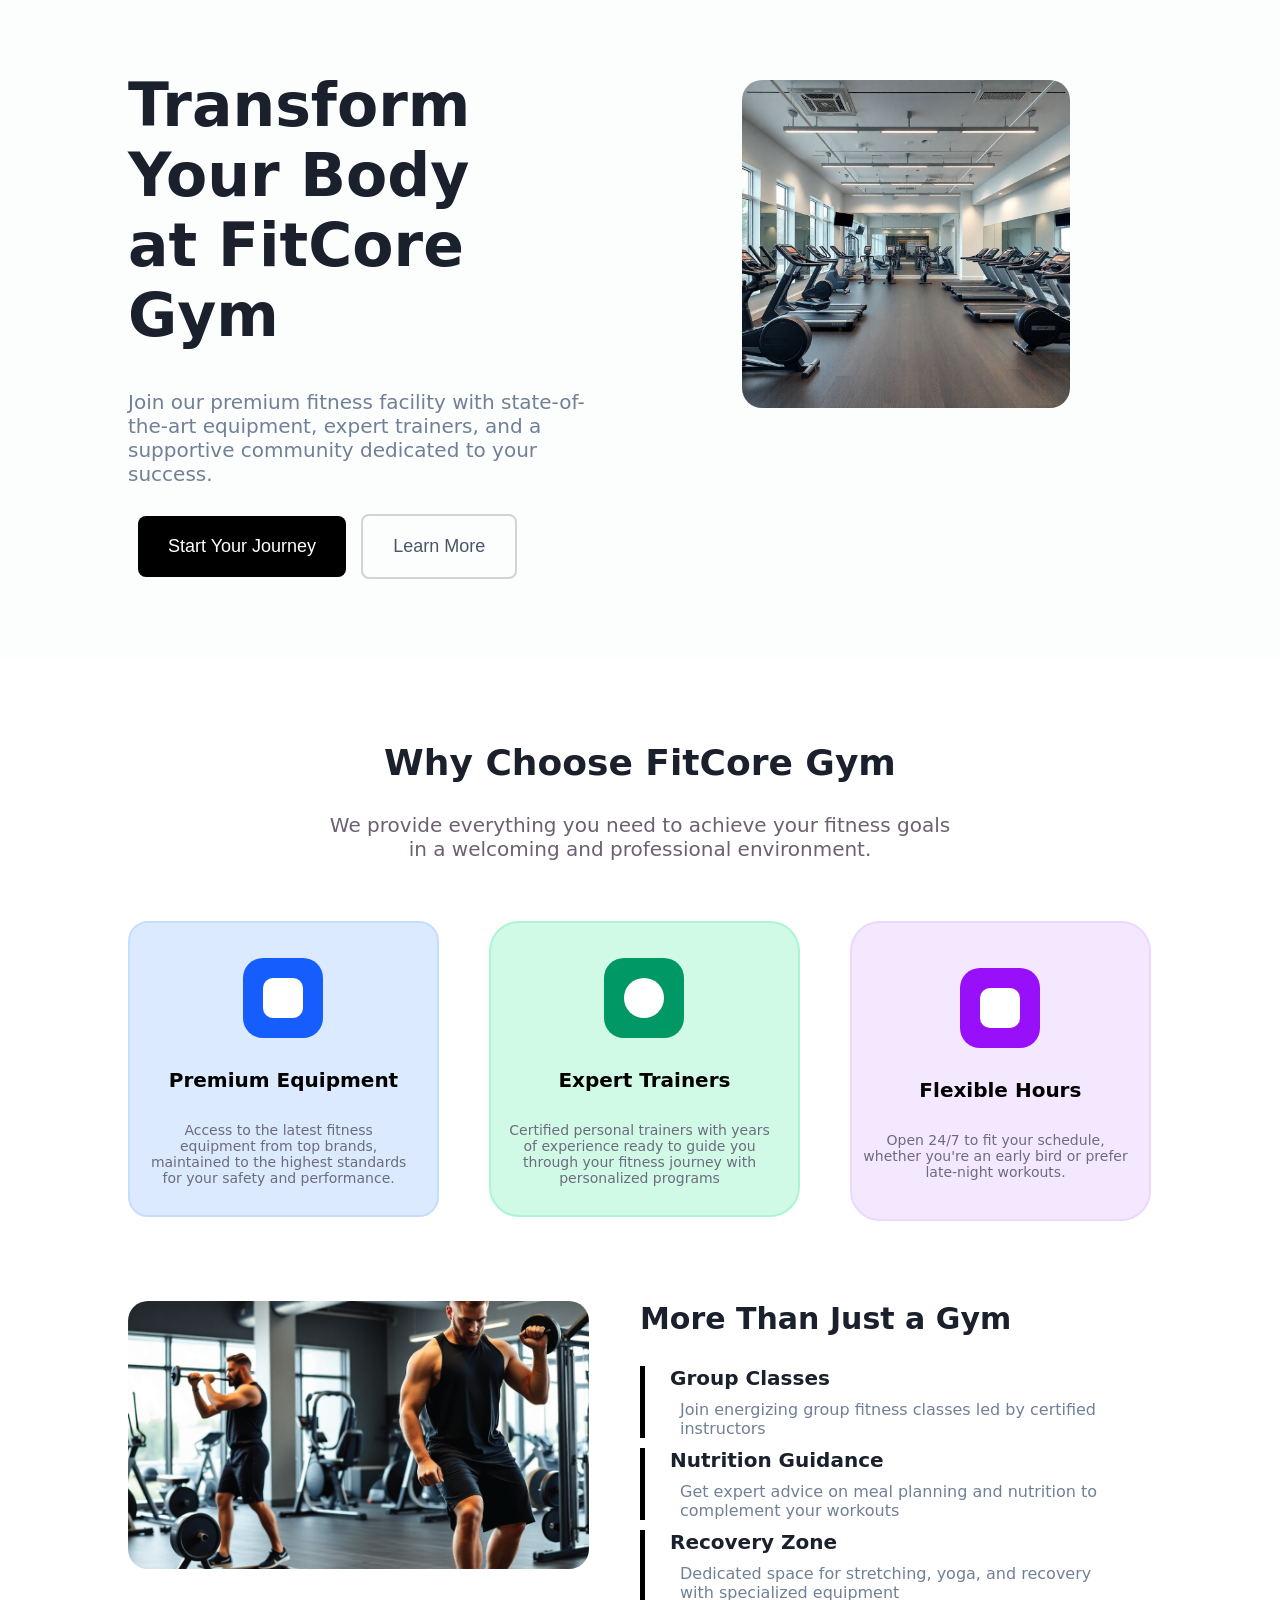
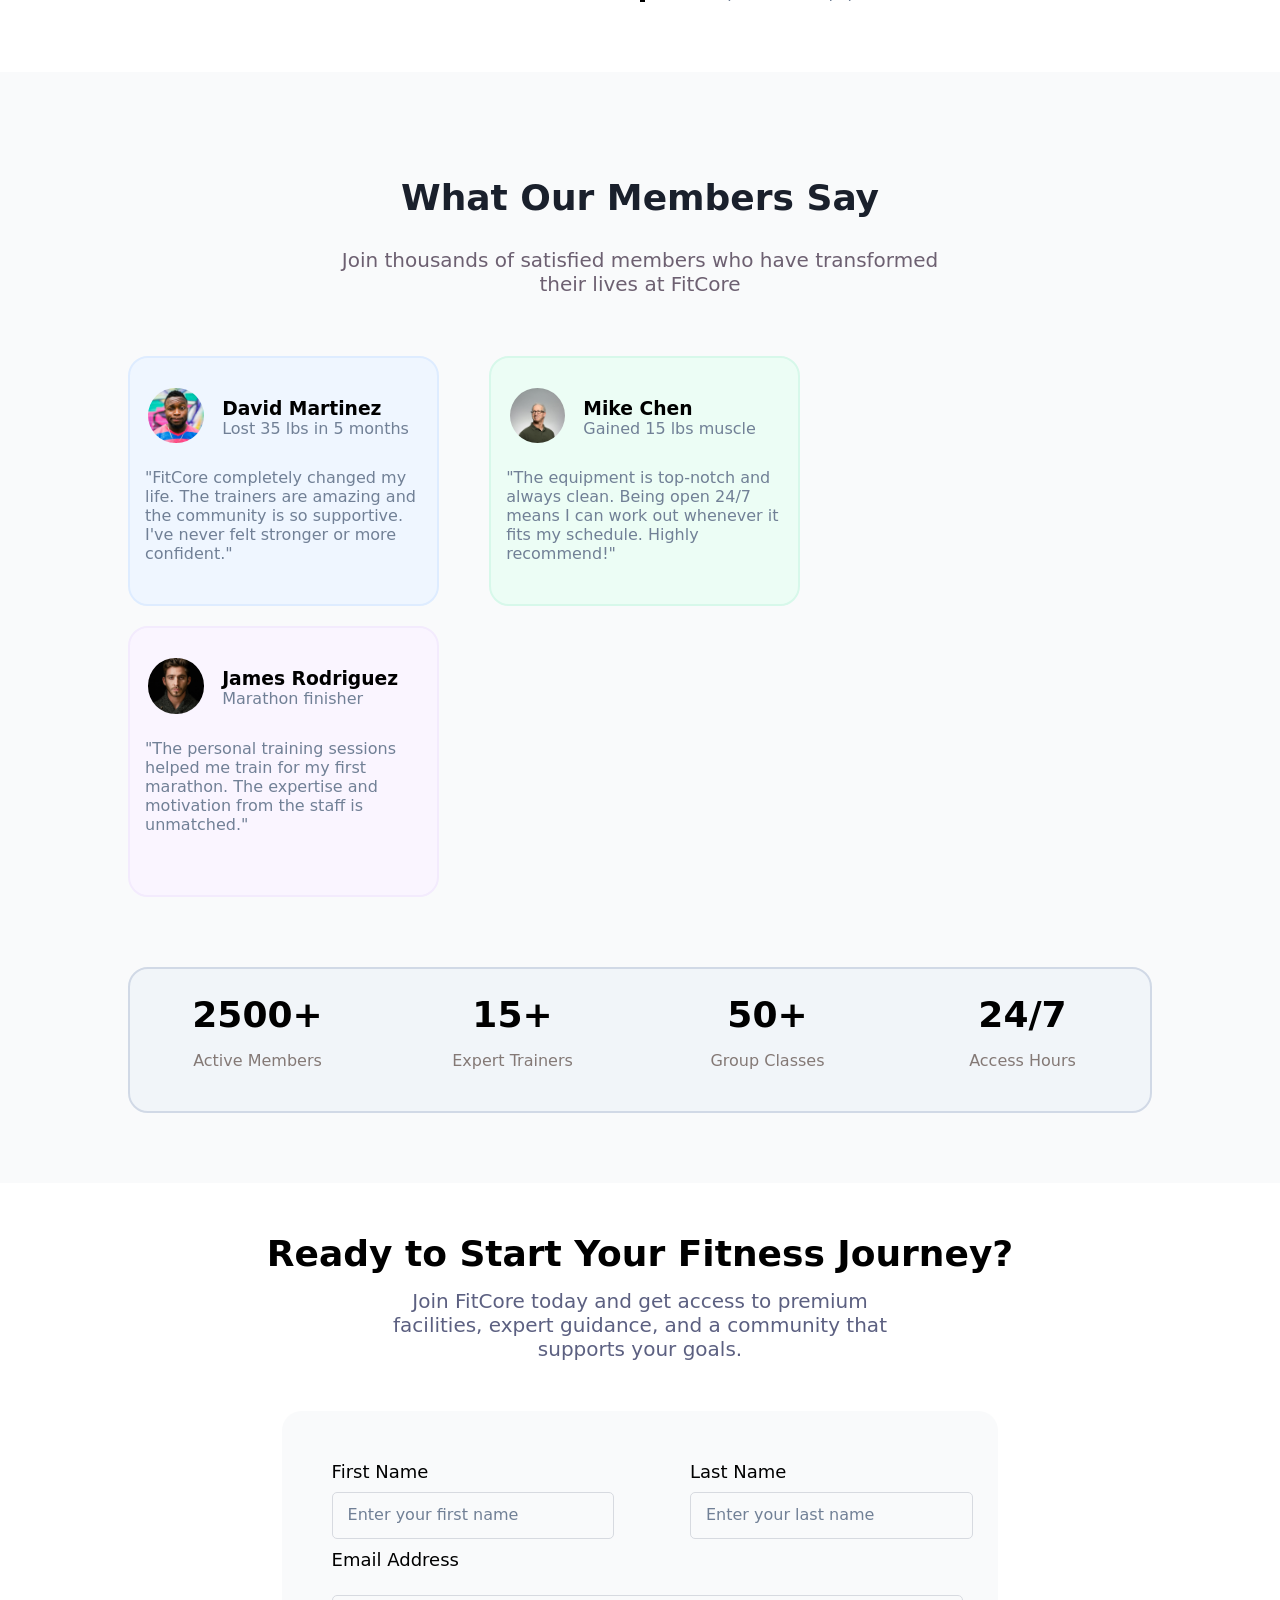
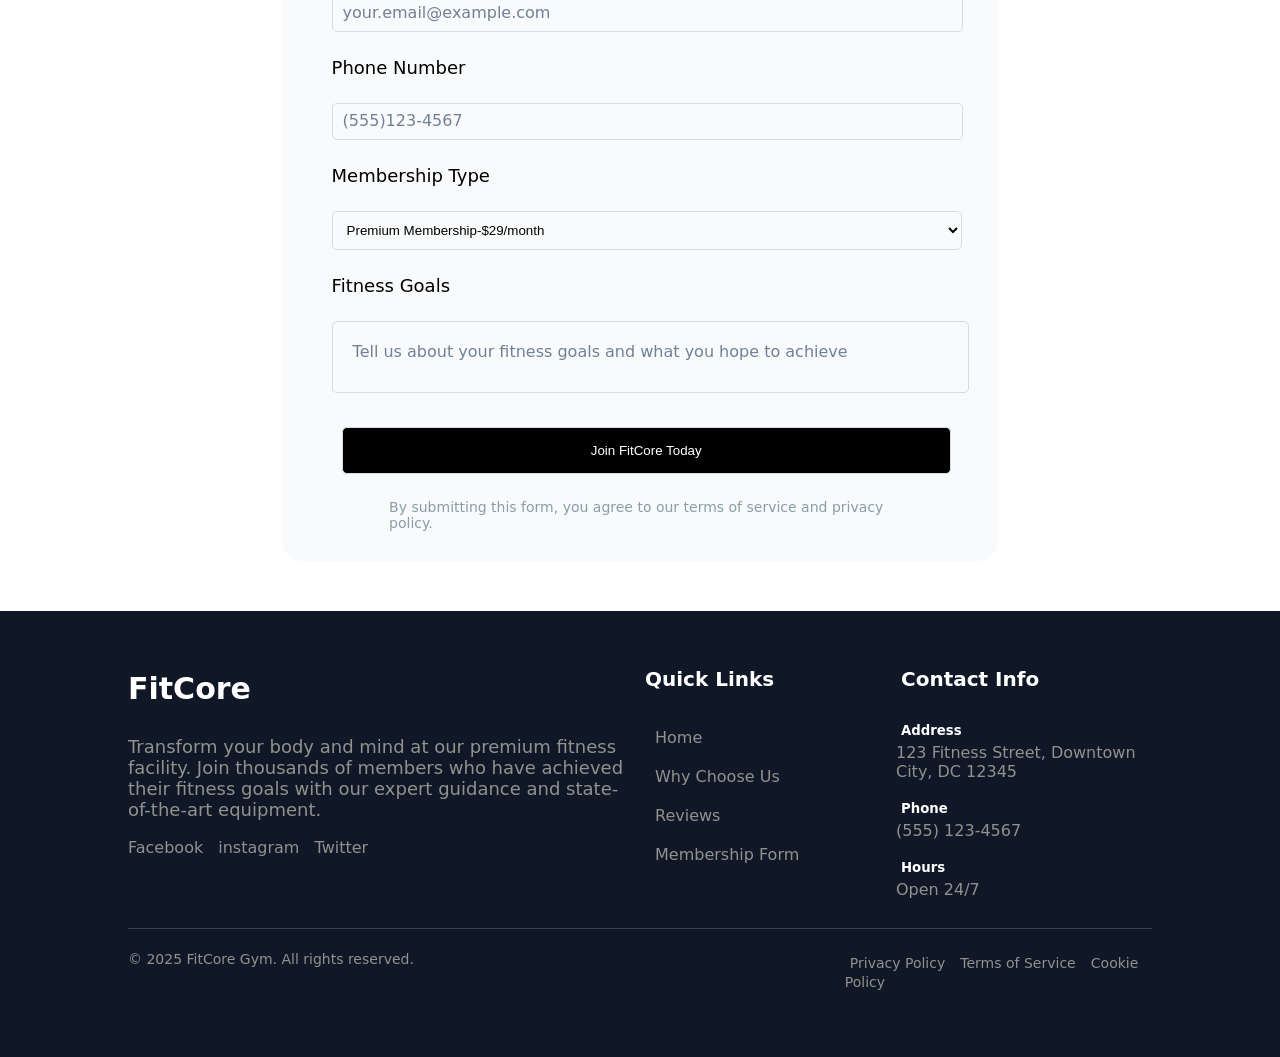
<file: index.html>
<!DOCTYPE html>
<html lang="en">
<head>
    <link rel="stylesheet" href="./main.css">
    <title>FitCore Gym</title>
</head>

<body>
    <!-- section 1 gym definition -->
    <div class="hero" id="home">
        <div class="container">
            <div class="hero-content">
                <h1>Transform Your Body at FitCore Gym</h1>
                <p>Join our premium fitness facility with state-of-the-art equipment, expert trainers, and a supportive
                    community dedicated to your success.</p>
                <button id="button-black">Start Your Journey</button>
                <button id="button-white">Learn More</button>
            </div>
            <div class="hero-image">
                <img src="./images/hero-section-img.png" alt="fit-core-gym">
            </div>
        </div>
        <div class="clear-fix"></div>
    </div>
    <!--==================================================================-->
    <!-- section 2 choosing -->
    <div class="why-choose-us" id="why-choose-us">
        <div class="container">
            <div class="title">
                <h2>Why Choose FitCore Gym</h2>
                <p>We provide everything you need to achieve your fitness goals in a welcoming and professional
                    environment.

                </p>
            </div>
            <div class="benefit-cards">
                <div class="card-1">
                    <div class="blue-square">
                        <div class="white-square-1"></div>
                    </div>
                    <h3>Premium Equipment</h3>
                    <p>Access to the latest fitness equipment from top brands, maintained to the highest standards for
                        your safety and performance.</p>


                </div>
                <div class="card-2">
                    <div class="green-square">
                        <div class="white-circle"></div>
                    </div>
                    <h3>Expert Trainers</h3>
                    <p>Certified personal trainers with years of experience ready to guide you through your fitness
                        journey with personalized programs</p>

                </div>
                <div class="card-3">
                    <div class="purple-square">
                        <div class="white-square-2"></div>
                    </div>
                    <h3>Flexible Hours</h3>
                    <p>Open 24/7 to fit your schedule, whether you're an early bird or prefer late-night workouts.</p>

                </div>
                <div class="clear-fix"></div>
            </div>
            <div class="more-benefits">
                <div class="benefit-image">
                    <img src="./images/why-choose-us.png" alt="workout-session">

                </div>
                <div class="benefit-content">
                    <h3>More Than Just a Gym</h3>
                    <!-- benefits -item-->
                    <div class="benefit-item">
                        <h4>Group Classes</h4>
                        <p>Join energizing group fitness classes led by certified instructors</p>
                    </div>
                    <div class="benefit-item">
                        <h4>Nutrition Guidance</h4>
                        <p>Get expert advice on meal planning and nutrition to complement your workouts
                        </p>
                    </div>
                    <div class="benefit-item">
                        <h4>Recovery Zone</h4>
                        <p>Dedicated space for stretching, yoga, and recovery with specialized equipment
                        </p>
                    </div>
                </div>
                <div class="clear-fix"></div>

            </div>
        </div>
    </div>
    <!--==================================================================-->
    <!--section3 -->
    <div class="testimonials">
        <div class="container">
            <div class="title" id="reviews">
                <h2>What Our Members Say</h2>
                <p>Join thousands of satisfied members who have transformed their lives at FitCore
                </p>
            </div>
            <div class="reviews">
                <div class="review-card-1">
                    <div class="card-header">
                        <div class="author-image">
                            <img src="./images/avatar-1.jpg" alt="person-photo">
                        </div>
                        <div class="author-info">
                            <h3>David Martinez</h3>
                            <p>Lost 35 lbs in 5 months</p>
                        </div>
                        <div class="clear-fix"></div>
                    </div>
                    <div class="card-body">
                        <p>"FitCore completely changed my life. The trainers are amazing and the community is so
                            supportive. I've never felt stronger or more confident."</p>
                    </div>
                </div>
                <div class="review-card-2">
                    <div class="card-header">
                        <div class="author-image">
                            <img src="./images/avatar-2.jpg" alt="person-photo">
                        </div>
                        <div class="author-info">
                            <h3>Mike Chen</h3>
                            <p>Gained 15 lbs muscle</p>
                        </div>
                        <div class="clear-fix"></div>
                    </div>
                    <div class="card-body">
                        <p>"The equipment is top-notch and always clean. Being open 24/7 means I can work out whenever
                            it fits my schedule. Highly recommend!"</p>
                    </div>
                </div>
                <div class="review-card-3">
                    <div class="card-header">
                        <div class="author-image">
                            <img src="./images/avatar-3.jpg" alt="person-photo">
                        </div>
                        <div class="author-info">
                            <h3>James Rodriguez</h3>
                            <p>Marathon finisher</p>
                        </div>
                        <div class="clear-fix"></div>
                    </div>
                    <div class="card-body">
                        <p>"The personal training sessions helped me train for my first marathon. The expertise and
                            motivation from the staff is unmatched."</p>
                    </div>
                </div>
                <div class="clear-fix"></div>

            </div>
            <div class="statistics">
                <div class="stat-item">
                    <h2>2500+</h2>
                    <p>Active Members</p>
                </div>
                <div class="stat-item">
                    <h2>15+</h2>
                    <p>Expert Trainers</p>
                </div>

                <div class="stat-item">
                    <h2>50+</h2>
                    <p>Group Classes</p>
                </div>
                <div class="stat-item">
                    <h2>24/7</h2>
                    <p>Access Hours</p>
                </div>
                <div class="clear-fix"></div>
            </div>
        </div>
    </div>
    <!--==================================================================-->
    <!-- section 4  form -->
    <div class="membership-form" id="membership-form">
        <div class="container">
            <div class="title-form">
                <h2>Ready to Start Your Fitness Journey?</h2>
                <p>Join FitCore today and get access to premium facilities, expert guidance, and a community that
                    supports your goals.</p>
            </div>

            <form>
                <div class="form-group">
                    <div class="first-name">
                        <label for="first-name">First Name</label>
                        <input type="text" id="first-name" name="f-name" placeholder="Enter your first name">
                    </div>
                    <div class="last-name">
                        <label for="last-name">Last Name</label>
                        <input type="text" id="last-name" name="l-name" placeholder="Enter your last name">

                    </div>
                    <div class="clear-fix"></div>
                </div>
                <div class="email">
                    <label for="email">Email Address</label>
                    <input type="email" id="email" name="email-trainee" placeholder="your.email@example.com">
                </div>
                <div class="phone">
                    <label for="phone-number">Phone Number</label>
                    <input type="tel" id="phone-number" name="ph-number" placeholder="(555)123-4567">
                </div>
                <div class="membership">
                    <label for="membership-type">Membership Type</label>
                    <select name="membership" id="membership-type">
                        <option value="Premium-Membership-$29/month">Premium Membership-$29/month</option>
                        <option value="Basic-Membership-$49/month">Basic Membership-$49/month</option>
                        <option value="vip-Membership-$79/month">VIP Membership-$79/month</option>
                    </select>
                </div>
                <div class="fitness-goals">
                    <label for="fitness-goals">Fitness Goals</label>
                    <textarea name="fit-goals" id="fitness-goals"
                        placeholder="Tell us about your fitness goals and what you hope to achieve"></textarea>
                </div>
                <div class="btn">
                    <button>Join FitCore Today</button>
                    <p>By submitting this form, you agree to our terms of service and privacy policy.</p>
                </div>
            </form>
        </div>
    </div>
    <!--==================================================================-->
    <!-- section 5  form -->
    <div class="footer">
        <div class="container">
            <div class="content">
                <div class="footer-info">
                    <h3>FitCore</h3>
                    <p>Transform your body and mind at our premium fitness facility. Join thousands of members who have
                        achieved their fitness goals with our expert guidance and state-of-the-art equipment.</p>
                    <div class="media-links">
                        <ul>
                            <li><a href="http://www.facebook.com/" target="_blank">Facebook</a></li>
                            <li><a href="http://www.instagram.com/" target="_blank">instagram</a></li>
                            <li><a href="http://x.com/" target="_blank">Twitter</a></li>
                        </ul>
                    </div>
                </div>
                <div class="quick-links">
                    <h4>Quick Links</h4>
                    <div class="soft-links">
                        <ul>
                            <li><a href="#home">Home</a></li>
                            <li><a href="#why-choose-us">Why Choose Us</a></li>
                            <li><a href="#reviews">Reviews</a></li>
                            <li><a href="#membership-form">Membership Form</a></li>
                        </ul>
                    </div>
                </div>
                <div class="contact-info">
                    <h4>Contact Info</h4>
                    <h5>Address</h5>
                    <p>123 Fitness Street, Downtown City, DC 12345</p>
                    <div class="tel-number">
                        <h5>Phone</h5>
                        <ul>
                            <li><a href="tel:(555) 123-4567">(555) 123-4567</a></li>
                        </ul>
                    </div>
                    <h5>Hours</h5>
                    <p>Open 24/7</p>
                </div>
                <div class="clear-fix"></div>
                <hr class="line">
            </div>
            <div class="copyright">
                <div class="cp-item-1">
                    <p>© 2025 FitCore Gym. All rights reserved.</p>
                </div>
                <div class="cp-item-2">
                    <ul>
                        <li><a href="#home">Privacy Policy</a></li>
                        <li><a href="#home">Terms of Service</a></li>
                        <li><a href="#home">Cookie Policy</a></li>
                    </ul>

                </div>
                <div class="clear-fix"></div>
            </div>
        </div>
    </div>
</body>


</html>
</file>
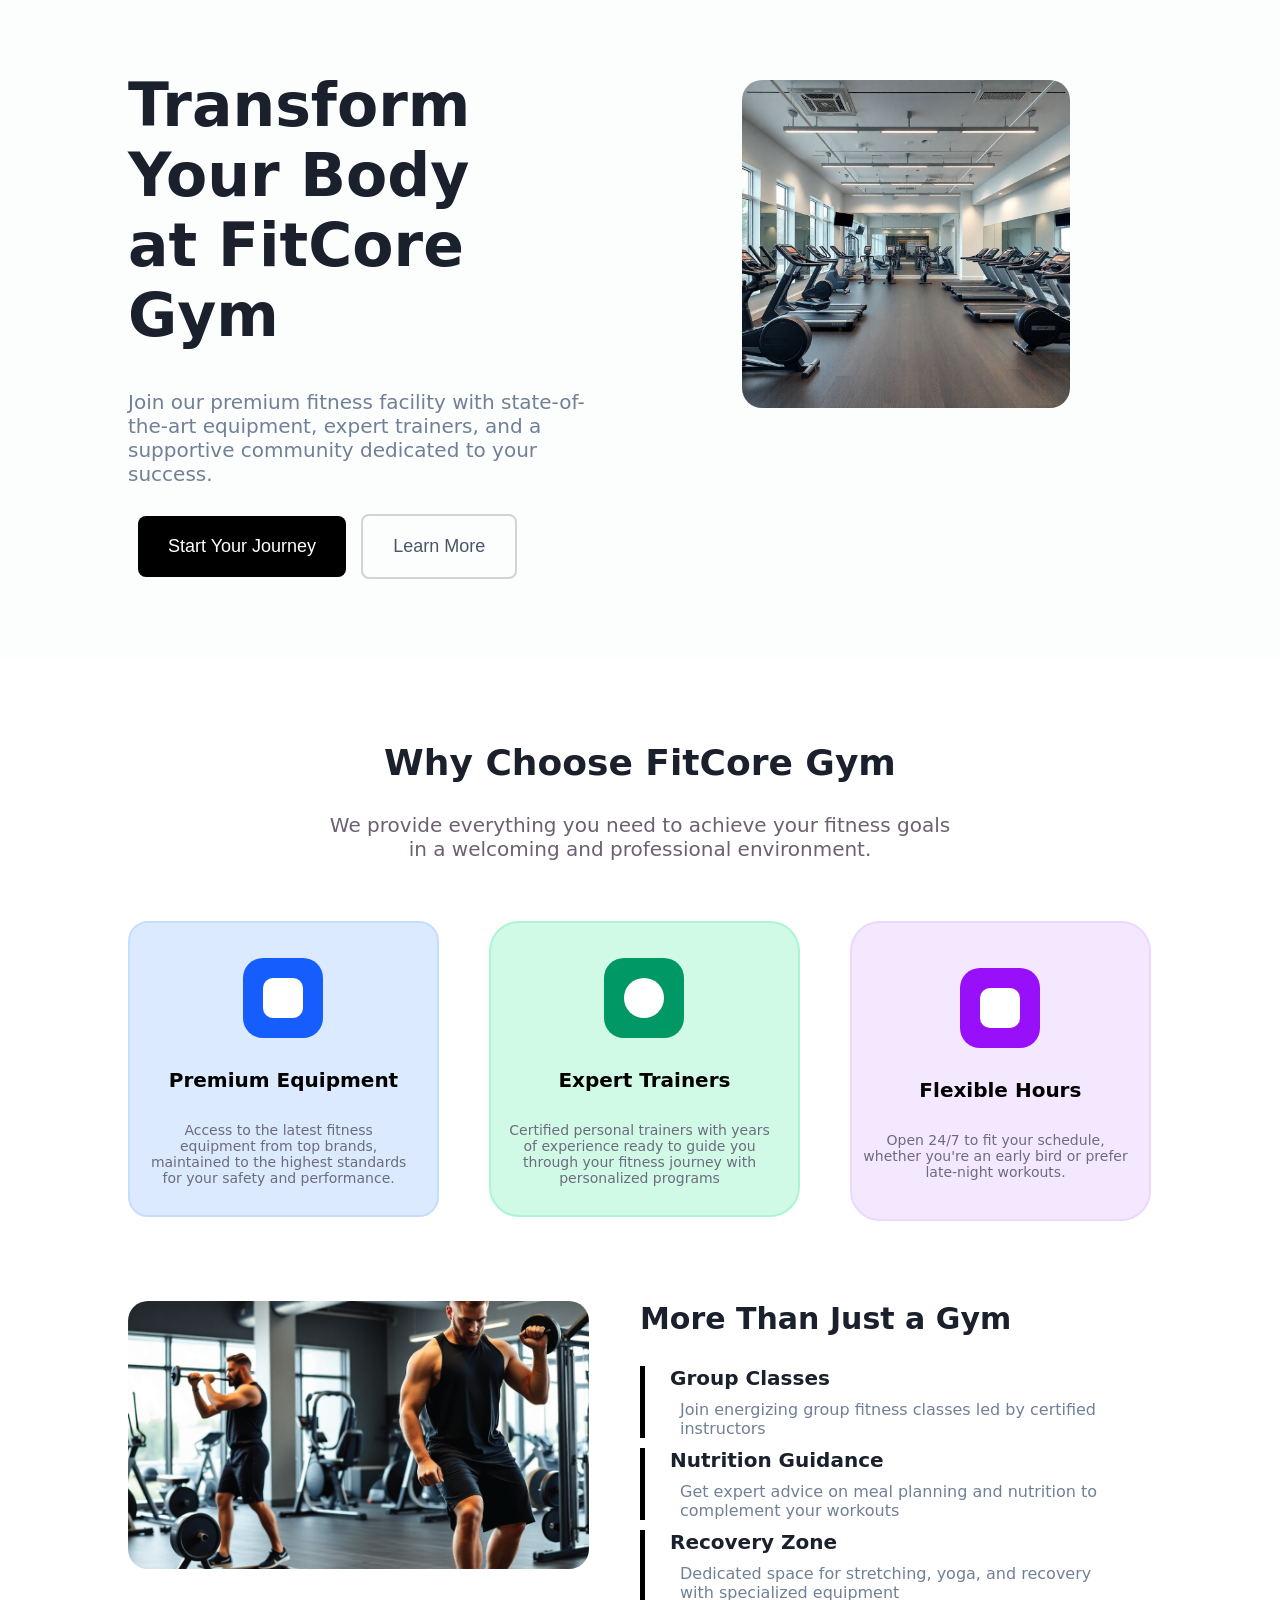
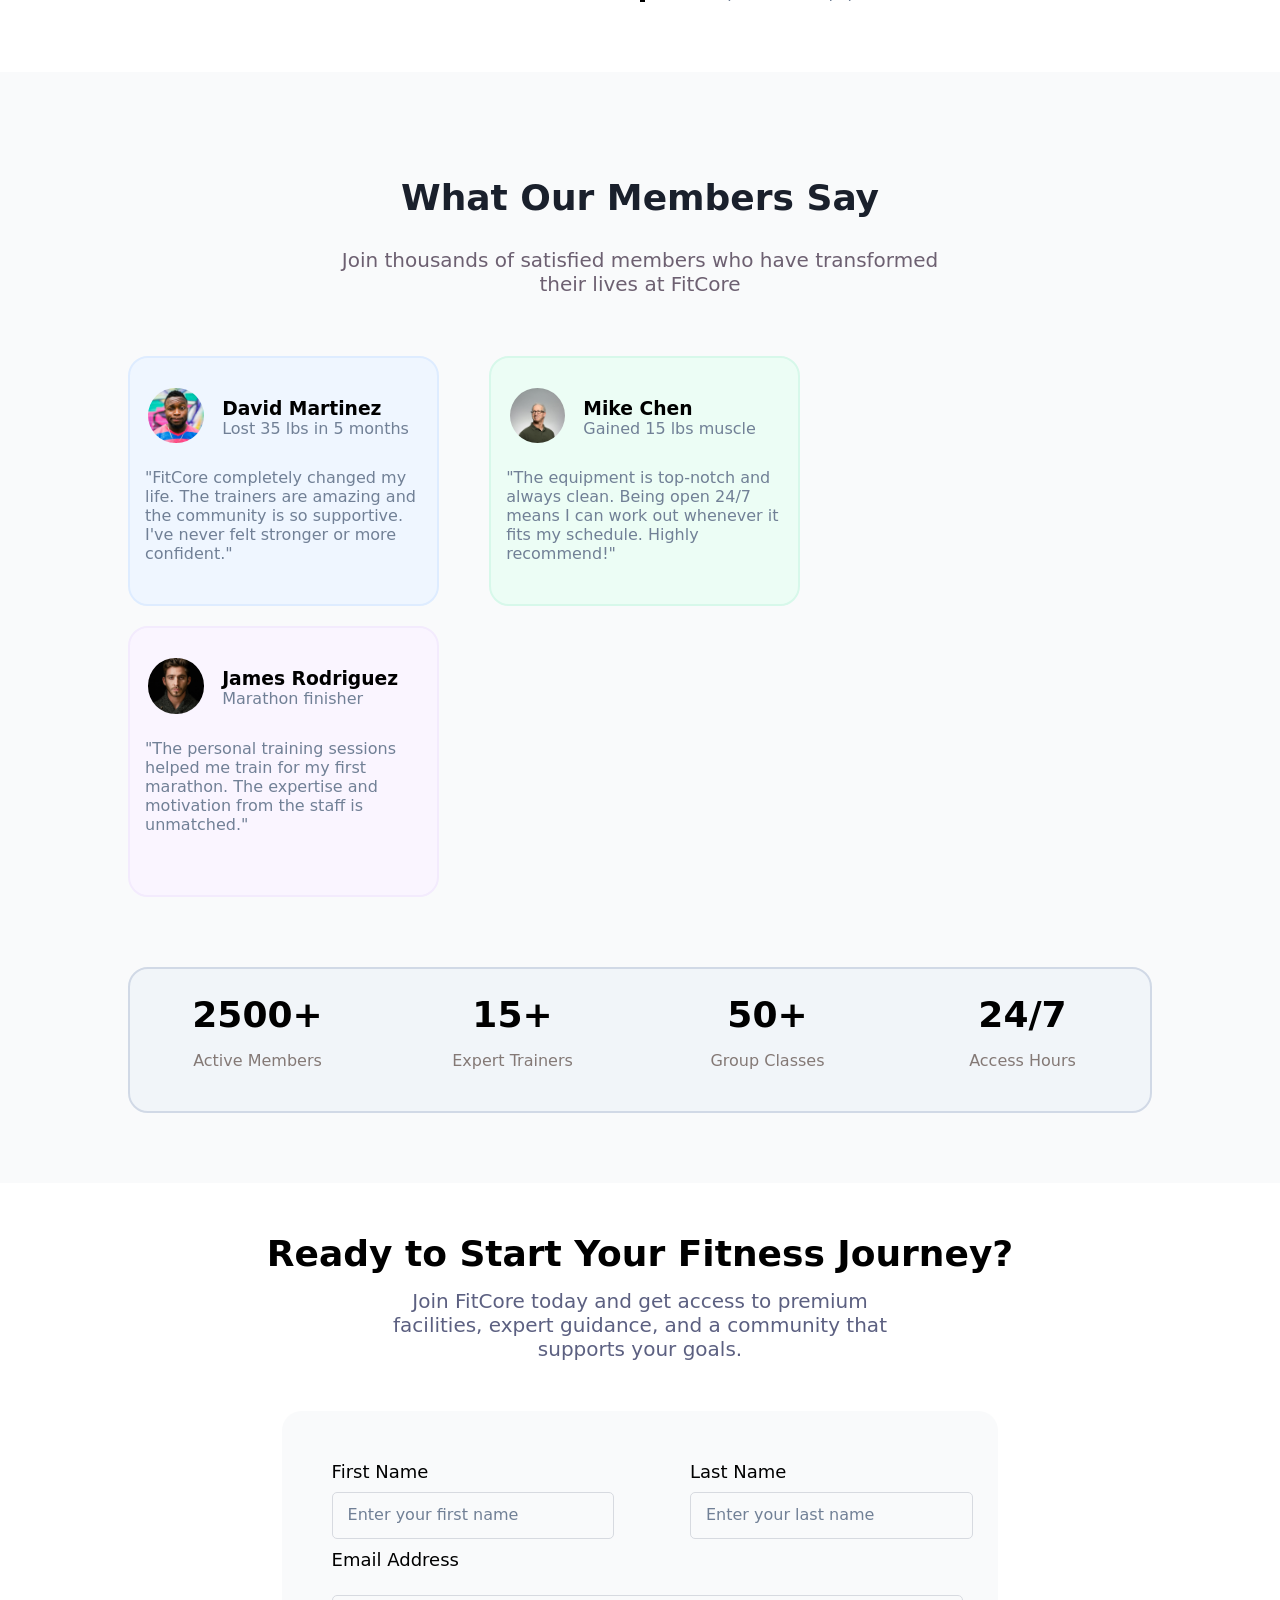
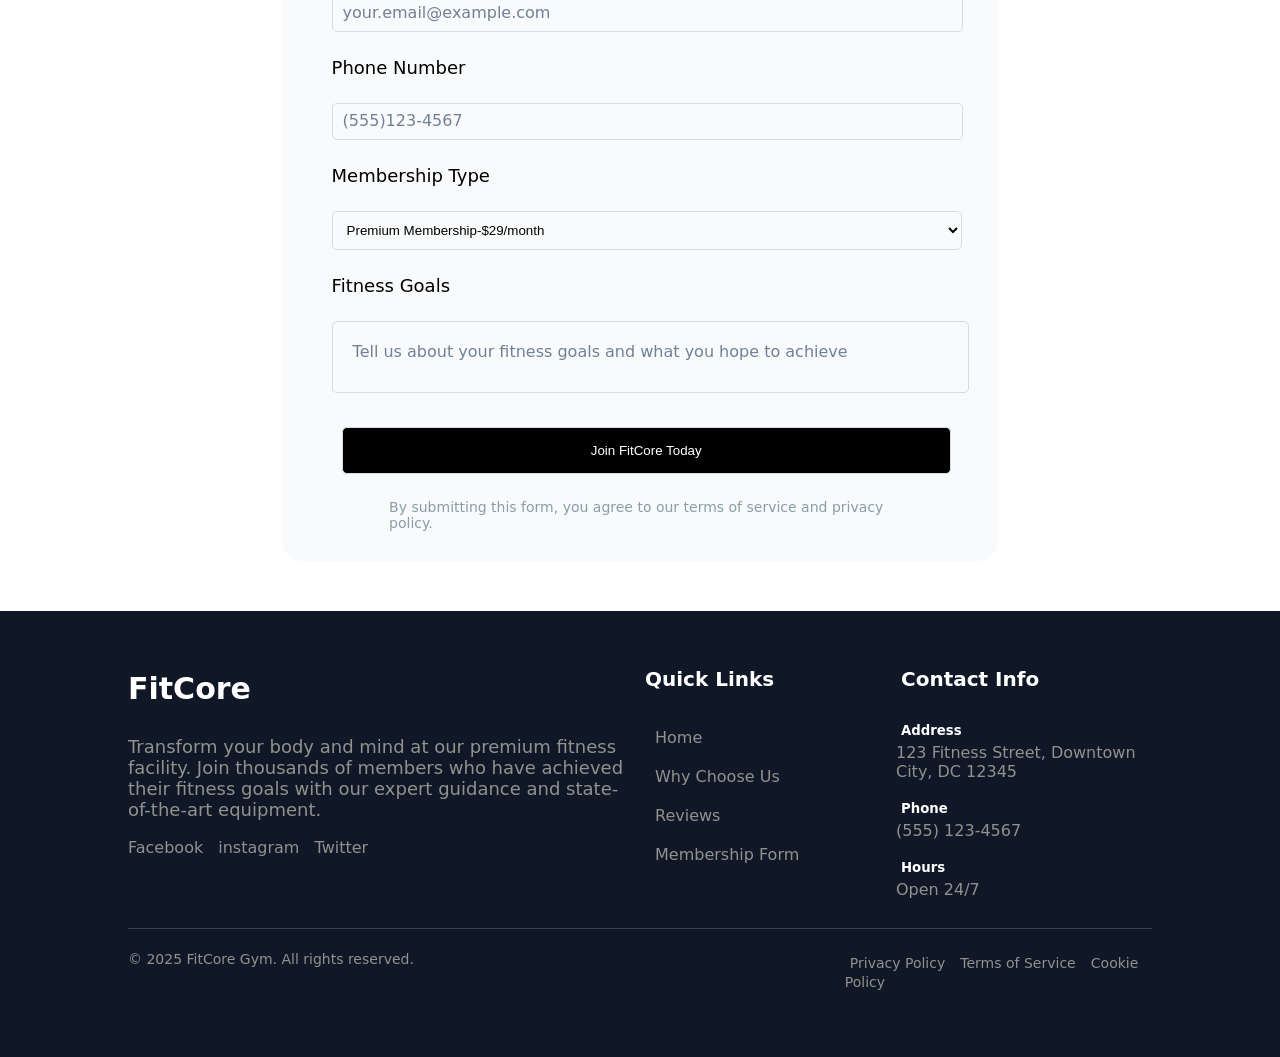
<file: pages/index.html>
<!DOCTYPE html>
<html lang="en">
<head>
    <link rel="stylesheet" href="./main.css">
    <title>FitCore Gym</title>
</head>

<body>
    <!-- section 1 gym definition -->
    <div class="hero" id="home">
        <div class="container">
            <div class="hero-content">
                <h1>Transform Your Body at FitCore Gym</h1>
                <p>Join our premium fitness facility with state-of-the-art equipment, expert trainers, and a supportive
                    community dedicated to your success.</p>
                <button id="button-black">Start Your Journey</button>
                <button id="button-white">Learn More</button>
            </div>
            <div class="hero-image">
                <img src="../images/hero-section-img.png" alt="fit-core-gym">
            </div>
        </div>
        <div class="clear-fix"></div>
    </div>
    <!--==================================================================-->
    <!-- section 2 choosing -->
    <div class="why-choose-us" id="why-choose-us">
        <div class="container">
            <div class="title">
                <h2>Why Choose FitCore Gym</h2>
                <p>We provide everything you need to achieve your fitness goals in a welcoming and professional
                    environment.

                </p>
            </div>
            <div class="benefit-cards">
                <div class="card-1">
                    <div class="blue-square">
                        <div class="white-square-1"></div>
                    </div>
                    <h3>Premium Equipment</h3>
                    <p>Access to the latest fitness equipment from top brands, maintained to the highest standards for
                        your safety and performance.</p>


                </div>
                <div class="card-2">
                    <div class="green-square">
                        <div class="white-circle"></div>
                    </div>
                    <h3>Expert Trainers</h3>
                    <p>Certified personal trainers with years of experience ready to guide you through your fitness
                        journey with personalized programs</p>

                </div>
                <div class="card-3">
                    <div class="purple-square">
                        <div class="white-square-2"></div>
                    </div>
                    <h3>Flexible Hours</h3>
                    <p>Open 24/7 to fit your schedule, whether you're an early bird or prefer late-night workouts.</p>

                </div>
                <div class="clear-fix"></div>
            </div>
            <div class="more-benefits">
                <div class="benefit-image">
                    <img src="../images/why-choose-us.png" alt="workout-session">

                </div>
                <div class="benefit-content">
                    <h3>More Than Just a Gym</h3>
                    <!-- benefits -item-->
                    <div class="benefit-item">
                        <h4>Group Classes</h4>
                        <p>Join energizing group fitness classes led by certified instructors</p>
                    </div>
                    <div class="benefit-item">
                        <h4>Nutrition Guidance</h4>
                        <p>Get expert advice on meal planning and nutrition to complement your workouts
                        </p>
                    </div>
                    <div class="benefit-item">
                        <h4>Recovery Zone</h4>
                        <p>Dedicated space for stretching, yoga, and recovery with specialized equipment
                        </p>
                    </div>
                </div>
                <div class="clear-fix"></div>

            </div>
        </div>
    </div>
    <!--==================================================================-->
    <!--section3 -->
    <div class="testimonials">
        <div class="container">
            <div class="title" id="reviews">
                <h2>What Our Members Say</h2>
                <p>Join thousands of satisfied members who have transformed their lives at FitCore
                </p>
            </div>
            <div class="reviews">
                <div class="review-card-1">
                    <div class="card-header">
                        <div class="author-image">
                            <img src="../images/avatar-1.jpg" alt="person-photo">
                        </div>
                        <div class="author-info">
                            <h3>David Martinez</h3>
                            <p>Lost 35 lbs in 5 months</p>
                        </div>
                        <div class="clear-fix"></div>
                    </div>
                    <div class="card-body">
                        <p>"FitCore completely changed my life. The trainers are amazing and the community is so
                            supportive. I've never felt stronger or more confident."</p>
                    </div>
                </div>
                <div class="review-card-2">
                    <div class="card-header">
                        <div class="author-image">
                            <img src="../images/avatar-2.jpg" alt="person-photo">
                        </div>
                        <div class="author-info">
                            <h3>Mike Chen</h3>
                            <p>Gained 15 lbs muscle</p>
                        </div>
                        <div class="clear-fix"></div>
                    </div>
                    <div class="card-body">
                        <p>"The equipment is top-notch and always clean. Being open 24/7 means I can work out whenever
                            it fits my schedule. Highly recommend!"</p>
                    </div>
                </div>
                <div class="review-card-3">
                    <div class="card-header">
                        <div class="author-image">
                            <img src="../images/avatar-3.jpg" alt="person-photo">
                        </div>
                        <div class="author-info">
                            <h3>James Rodriguez</h3>
                            <p>Marathon finisher</p>
                        </div>
                        <div class="clear-fix"></div>
                    </div>
                    <div class="card-body">
                        <p>"The personal training sessions helped me train for my first marathon. The expertise and
                            motivation from the staff is unmatched."</p>
                    </div>
                </div>
                <div class="clear-fix"></div>

            </div>
            <div class="statistics">
                <div class="stat-item">
                    <h2>2500+</h2>
                    <p>Active Members</p>
                </div>
                <div class="stat-item">
                    <h2>15+</h2>
                    <p>Expert Trainers</p>
                </div>

                <div class="stat-item">
                    <h2>50+</h2>
                    <p>Group Classes</p>
                </div>
                <div class="stat-item">
                    <h2>24/7</h2>
                    <p>Access Hours</p>
                </div>
                <div class="clear-fix"></div>
            </div>
        </div>
    </div>
    <!--==================================================================-->
    <!-- section 4  form -->
    <div class="membership-form" id="membership-form">
        <div class="container">
            <div class="title-form">
                <h2>Ready to Start Your Fitness Journey?</h2>
                <p>Join FitCore today and get access to premium facilities, expert guidance, and a community that
                    supports your goals.</p>
            </div>

            <form>
                <div class="form-group">
                    <div class="first-name">
                        <label for="first-name">First Name</label>
                        <input type="text" id="first-name" name="f-name" placeholder="Enter your first name">
                    </div>
                    <div class="last-name">
                        <label for="last-name">Last Name</label>
                        <input type="text" id="last-name" name="l-name" placeholder="Enter your last name">

                    </div>
                    <div class="clear-fix"></div>
                </div>
                <div class="email">
                    <label for="email">Email Address</label>
                    <input type="email" id="email" name="email-trainee" placeholder="your.email@example.com">
                </div>
                <div class="phone">
                    <label for="phone-number">Phone Number</label>
                    <input type="tel" id="phone-number" name="ph-number" placeholder="(555)123-4567">
                </div>
                <div class="membership">
                    <label for="membership-type">Membership Type</label>
                    <select name="membership" id="membership-type">
                        <option value="Premium-Membership-$29/month">Premium Membership-$29/month</option>
                        <option value="Basic-Membership-$49/month">Basic Membership-$49/month</option>
                        <option value="vip-Membership-$79/month">VIP Membership-$79/month</option>
                    </select>
                </div>
                <div class="fitness-goals">
                    <label for="fitness-goals">Fitness Goals</label>
                    <textarea name="fit-goals" id="fitness-goals"
                        placeholder="Tell us about your fitness goals and what you hope to achieve"></textarea>
                </div>
                <div class="btn">
                    <button>Join FitCore Today</button>
                    <p>By submitting this form, you agree to our terms of service and privacy policy.</p>
                </div>
            </form>
        </div>
    </div>
    <!--==================================================================-->
    <!-- section 5  form -->
    <div class="footer">
        <div class="container">
            <div class="content">
                <div class="footer-info">
                    <h3>FitCore</h3>
                    <p>Transform your body and mind at our premium fitness facility. Join thousands of members who have
                        achieved their fitness goals with our expert guidance and state-of-the-art equipment.</p>
                    <div class="media-links">
                        <ul>
                            <li><a href="http://www.facebook.com/" target="_blank">Facebook</a></li>
                            <li><a href="http://www.instagram.com/" target="_blank">instagram</a></li>
                            <li><a href="http://x.com/" target="_blank">Twitter</a></li>
                        </ul>
                    </div>
                </div>
                <div class="quick-links">
                    <h4>Quick Links</h4>
                    <div class="soft-links">
                        <ul>
                            <li><a href="#home">Home</a></li>
                            <li><a href="#why-choose-us">Why Choose Us</a></li>
                            <li><a href="#reviews">Reviews</a></li>
                            <li><a href="#membership-form">Membership Form</a></li>
                        </ul>
                    </div>
                </div>
                <div class="contact-info">
                    <h4>Contact Info</h4>
                    <h5>Address</h5>
                    <p>123 Fitness Street, Downtown City, DC 12345</p>
                    <div class="tel-number">
                        <h5>Phone</h5>
                        <ul>
                            <li><a href="tel:(555) 123-4567">(555) 123-4567</a></li>
                        </ul>
                    </div>
                    <h5>Hours</h5>
                    <p>Open 24/7</p>
                </div>
                <div class="clear-fix"></div>
                <hr class="line">
            </div>
            <div class="copyright">
                <div class="cp-item-1">
                    <p>© 2025 FitCore Gym. All rights reserved.</p>
                </div>
                <div class="cp-item-2">
                    <ul>
                        <li><a href="#home">Privacy Policy</a></li>
                        <li><a href="#home">Terms of Service</a></li>
                        <li><a href="#home">Cookie Policy</a></li>
                    </ul>

                </div>
                <div class="clear-fix"></div>
            </div>
        </div>
    </div>
</body>


</html>
</file>
<file: main.css>
body {
  font-family: ui-sans-serif, system-ui, sans-serif, "Apple Color Emoji", "Segoe UI Emoji",
    "Segoe UI Symbol", "Noto Color Emoji";
  margin: 0px;
  padding: 0px;
  
}
/* section-1 */
.hero {
  background-color: #fcfdfd;
  overflow: auto;
  padding: 70px 0px;
}
.container {
  width: 80%;
  margin: auto;
}
.hero-content{
  width: 60%;
  float:left;
}
.hero-image{
  width: 40%;
  float:left;
}
.hero-image img{
  width:80%;
  border-radius: 20px;
  margin: 10px auto;}
.hero-content h1 {
  width: 70%;
  margin-top: 0px;

  font-size: 60px;
  color: #1a202c;
}
.hero-content p {
  width: 80%;
  font-size: 20px;
  color: #718096;
}
.clear-fix {
  clear: both;
}
.hero-content #button-black {
  margin: 10px;
  font-size: 18px;
  background-color: black;
  color: white;
  padding: 20px 30px;
  border-radius: 8px;
  border: none;
}
.hero-content #button-white {
  font-size: 18px;
  background-color: transparent;
  color: #4a5568;
  padding: 20px 30px;
  border-style: solid;
  border-color: lightgray;
  border-radius: 8px;
}
/* section-2 */

.title {
  text-align: center;
  margin: 60px;
}
.title h2 {
  padding-top: 25px;
  font-size: 36px;
  color: #1a202c;
}
.title p {
  font-size: 20px;
  font-weight: 400;
  color: #6d6071;
  width: 70%;
  margin: auto;
}

.benefit-cards {
  margin-top: 40px;
  text-align: center;
  overflow: auto;
}

.card-1 {
  width: 29%;
  float: left;
  background-color: #dbeafe;
  overflow: auto;
  border-radius: 20px;
  margin-right: 50px;
  border: 2px solid #c4deff;
  padding: 5px;
}
.card-2 {
  background-color: #d0fae5;
  width: 29%;
  float: left;
  overflow: auto;
  border-radius: 30px;
  border: 2px solid #acf5d3 ;
  padding: 5px;
}
.card-3 {
  width: 29%;
  float: left;
  background-color: #f3e8ff;
  overflow: auto;
  border-radius: 30px;
  margin-left: 50px;
  border: 2px solid #ebd8ff;
  padding: 15px 0px;
}
.benefit-cards h3 {
  font-size: 20px;
  font-weight: 700;
}
.benefit-cards p {
  font-size: 14px;
  font-weight: 400;
  padding: 10px;
  width: 90%;
  color: #6d6b80;
}
.blue-square {
  overflow: auto;
  width: 80px;
  height: 80px;
  background-color: #155dfc;
  border-radius: 20px;
  margin: 30px auto;
}

.white-square-1 {
  background-color: white;
  width: 50%;
  height: 50%;
  border-radius: 10px;
  margin: 20px auto;
  
}
.green-square {
  overflow: auto;
  width: 80px;
  height: 80px;
  background-color: #009966;
  border-radius: 20px;
  margin: 30px auto;
}
.white-circle {
  background-color: white;
  width: 40px;
  height: 40px;
  border-radius: 50%;
  margin: 20px auto;
}
.purple-square {
  overflow: auto;
  width: 80px;
  height: 80px;
  background-color: #9810fa;
  border-radius: 20px;
  margin: 30px auto;
}
.white-square-2 {
  background-color: white;
  width: 50%;
  height: 50%;
  border-radius: 10px;
  margin: 20px auto;
}
.more-benefits {
  margin-top: 50px;
}
.benefit-image {
  width: 50%;
  float: left;
}
.benefit-content {
  width: 50%;
  float: left;
}
.benefit-image img {
  margin-top: 30px;
  width: 90%;
  border-radius: 20px;
}
.benefit-content h3 {
  color: #1a202c;
  font-weight: 700;
  font-size: 30px;
}

.benefit-item h4 {
  color: #1a202c;
  font-weight: 600;
  font-size: 20px;
  margin: 0px;
}
.benefit-item p {
  width: 90%;
  font-weight: 400;
  font-size: 16px;
  color: #718096;
  margin: 10px;
}
.benefit-item {
  border-left-style: solid;
  border-width: 5px;
  padding-left: 25px;
}
/* section-3 */
.testimonials{
  background-color: #f9fafb;
  margin-top: 60px;
  padding: 20px 0px;
}
/* 3 Cards review */
.review-card-1{
  width: 30%;
  float: left;
  background-color: #eff6ff;
  overflow: auto;
  border-radius: 20px;
  margin-right: 50px; 
  margin-bottom: 20px;
  padding-bottom: 20px;
  border: 2px solid #deecff;
}
.review-card-2{
  width: 30%;
  float: left;
  background-color: #ecfdf5;
  overflow: auto;
  border-radius: 20px;
  margin-right: 50px; 
  margin-bottom: 20px;
  padding-bottom: 20px;
  border: 2px solid #d7f8ea;
}
.review-card-3{
  width: 30%;
  float: left;
  background-color: #faf5ff;
  overflow: auto;
  border-radius: 20px;
  margin-bottom: 20px;
  padding-bottom: 40px;
  border: 2px solid #f3ebfd;
}
.author-info{
  width: 70%;
  float: left;
  margin-top: 20px;
}
.author-image{
  width: 30%;
  float: left;
  text-align: center;
  margin-top: 20px;
}
.author-image img{
  width: 60%;
  border-radius: 50%;
  margin-top: 10px;
}
.author-info h3{
  margin: 0px  ;
  padding-top: 20px;
}

.author-info p{
  margin: 0px;
  padding: 0px;
  color: #718096;
}
.card-body{
  padding: 5px 15px 5px 15px;
}
.card-body p {
  color: #718096;
}
.statistics{
  overflow: auto;
  background-color: #f1f5f9; 
  border-radius: 20px; 
  border: 2px solid #d1d9e6; 
  margin: 50px auto;
}
.stat-item{
  text-align: center;
  float: left;
  width: 25%;
  padding: 25px 0px;
}
.stat-item h2{
  font-size: 36px;
  margin: 0px;
  padding: 0px;
}
.stat-item p{
  font-size: 16px;
  color: #847976;
}
/* section-4 */
.membership-form form{
  background-color: #f9fafb;
  width: 70%;
  margin: 50px auto;
  overflow: auto;
  border-radius: 20px;
  padding-bottom: 20px;
} 
/* title form */
.title-form{
  padding-top: 50px;
}
.title-form h2{
  text-align: center;
  font-size: 36px;
  font-weight: 700;
  margin: 0px;
}
.title-form p{
  text-align: center;
  color: #5c6081;
  font-size: 20px;
  width: 50%;
  margin:  15px auto;
}
  /* form input and label */
.membership-form ::placeholder{
  font-family: ui-sans-serif, system-ui, sans-serif, "Apple Color Emoji", "Segoe UI Emoji",
    "Segoe UI Symbol", "Noto Color Emoji";
  font-size: 16px;
  font-weight: 400;
  color: #718096;
}
.form-group label{
  display: block;
  font-size: 18px;
  font-weight: 500;
  padding: 50px 0px 10px 50px;
}
.form-group input{
  padding: 15px;
  border: 1px solid #d7dae0;
  border-radius: 5px;
  width: 70%;
  margin: 0px 0px 0px 50px;
  background-color: #f9fafb;

}
.first-name{
  width: 50%;
  float:left;
}
.last-name{
  width:50%;
  float: left;
}
.email label{
  display: block;
  font-size: 18px;
  font-weight: 500;
  margin: 10px 50px ;
}
.email input{
  border: 1px solid #d7dae0;
  border-radius: 5px;
  margin: 15px 50px ;
  padding: 10px ;
  width:85%;
  background-color: #f9fafb;
}
.phone label{
  display: block;
  font-size: 18px;
  font-weight: 500;
  margin: 10px 50px ;
}
.phone input{
  border: 1px solid #d7dae0;
  border-radius: 5px;
  margin: 15px 50px ;
  padding: 10px ;
  width: 85%;
  background-color: #f9fafb;
}
.membership label{
  display: block;
  font-size: 18px;
  font-weight: 500;
  margin: 10px 50px ;
}
.membership select{
  border: 1px solid #d7dae0;
  border-radius: 5px;
  width: 88%;
  padding: 10px; 
  margin: 15px 50px ; 
  background-color: #f9fafb;

}
.fitness-goals label{
  display: block;
  font-size: 18px;
  font-weight: 500;
  margin: 10px 50px ;
}
.fitness-goals textarea{
  border: 1px solid #d7dae0;
  border-radius: 5px;
  margin: 15px 50px ;
  padding: 20px ; 
  width: 83%;
  background-color: #f9fafb;
  resize: none;
}
.btn button{
  background-color: black;
  color: white;
  width: 85%;
  border: 1px solid #d7dae0;
  border-radius: 5px;
  margin: 15px 60px ;
  padding: 15px ; 
}
.btn p{
  font-size: 14px;
  font-weight: 400;
  color: #899ea6;
  margin: 10px auto;
  width: 70%;
}
/* section 5 */
.footer{
  background-color: #101828;
  padding: 30px 0px 50px 0px;
}
.footer-info{
  width: 50%;
  float: left;
}
.footer-info h3{
  font-size: 30px;
  color: white;
}
.footer-info p {
  font-size: 18px;
  color: #91918d;
}
.media-links ul{
  padding: 0px;
  margin: 0px;
}
.media-links li{
  display: inline-block ;
  list-style-type: none;
  padding: 0px 10px 0px 0px;
}
.media-links a{
  color: #91918d;
  text-decoration: none;
  padding: 0px;
}
/* ====================================== */
.quick-links{
  width: 25%;
  float: left;
  margin-bottom: 30px; 
}
.quick-links h4{
  font-size: 20px;
  font-weight: 600;
  color: white;
  padding: 0px 5px;
}
.soft-links ul{
  padding: 0px;
}
.soft-links li{
  display: block;
  list-style-type: none;
  padding: 10px 0px;
}
.soft-links a{
  color: #91918d;
  text-decoration: none;
  padding: 15px;
}
/* ========================================== */
.contact-info{
  width: 25%;
  float: left;
}
.contact-info h4{
  font-size: 20px;
  font-weight: 600;
  color: white;
  padding: 0px 5px;
}
.contact-info h5{
  color: white;
  padding: 5px;
  margin: 0px;
}
.contact-info p {
  font-size: 16px;
  font-weight: 400;
  color: #91918d;
  margin: 0px ;
  padding-bottom: 15px;
}
.tel-number ul{
  padding: 0px;
  margin: 0px 0px 15px 0px;
}
.tel-number li{
  list-style-type: none;

}
.tel-number a{
  text-decoration: none;
  color: #91918d;
}
/* ===================================== */
.cp-item-1{
  width: 50%;
  float: left;
}
.cp-item-1 p{
  font-weight: 400;
  color: #91918d;
  font-size: 14px
}
.cp-item-2{
  width: 30%;
  float: right;
}
.cp-item-2 ul{
  padding: 0px;
}
.cp-item-2 li{
  list-style-type: none;
  display: inline;
}
.cp-item-2 a{
  color: #91918d;
  text-decoration: none;
  padding: 5px;
  font-size: 14px;
}
.line {
  border: none;
  height: 1px;
  background-color: #354051;
}
/* ============================================================================================================= */
</file>
<file: pages/main.css>
body {
  font-family: ui-sans-serif, system-ui, sans-serif, "Apple Color Emoji", "Segoe UI Emoji",
    "Segoe UI Symbol", "Noto Color Emoji";
  margin: 0px;
  padding: 0px;
  
}
/* section-1 */
.hero {
  background-color: #fcfdfd;
  overflow: auto;
  padding: 70px 0px;
}
.container {
  width: 80%;
  margin: auto;
}
.hero-content{
  width: 60%;
  float:left;
}
.hero-image{
  width: 40%;
  float:left;
}
.hero-image img{
  width:80%;
  border-radius: 20px;
  margin: 10px auto;}
.hero-content h1 {
  width: 70%;
  margin-top: 0px;

  font-size: 60px;
  color: #1a202c;
}
.hero-content p {
  width: 80%;
  font-size: 20px;
  color: #718096;
}
.clear-fix {
  clear: both;
}
.hero-content #button-black {
  margin: 10px;
  font-size: 18px;
  background-color: black;
  color: white;
  padding: 20px 30px;
  border-radius: 8px;
  border: none;
}
.hero-content #button-white {
  font-size: 18px;
  background-color: transparent;
  color: #4a5568;
  padding: 20px 30px;
  border-style: solid;
  border-color: lightgray;
  border-radius: 8px;
}
/* section-2 */

.title {
  text-align: center;
  margin: 60px;
}
.title h2 {
  padding-top: 25px;
  font-size: 36px;
  color: #1a202c;
}
.title p {
  font-size: 20px;
  font-weight: 400;
  color: #6d6071;
  width: 70%;
  margin: auto;
}

.benefit-cards {
  margin-top: 40px;
  text-align: center;
  overflow: auto;
}

.card-1 {
  width: 29%;
  float: left;
  background-color: #dbeafe;
  overflow: auto;
  border-radius: 20px;
  margin-right: 50px;
  border: 2px solid #c4deff;
  padding: 5px;
}
.card-2 {
  background-color: #d0fae5;
  width: 29%;
  float: left;
  overflow: auto;
  border-radius: 30px;
  border: 2px solid #acf5d3 ;
  padding: 5px;
}
.card-3 {
  width: 29%;
  float: left;
  background-color: #f3e8ff;
  overflow: auto;
  border-radius: 30px;
  margin-left: 50px;
  border: 2px solid #ebd8ff;
  padding: 15px 0px;
}
.benefit-cards h3 {
  font-size: 20px;
  font-weight: 700;
}
.benefit-cards p {
  font-size: 14px;
  font-weight: 400;
  padding: 10px;
  width: 90%;
  color: #6d6b80;
}
.blue-square {
  overflow: auto;
  width: 80px;
  height: 80px;
  background-color: #155dfc;
  border-radius: 20px;
  margin: 30px auto;
}

.white-square-1 {
  background-color: white;
  width: 50%;
  height: 50%;
  border-radius: 10px;
  margin: 20px auto;
  
}
.green-square {
  overflow: auto;
  width: 80px;
  height: 80px;
  background-color: #009966;
  border-radius: 20px;
  margin: 30px auto;
}
.white-circle {
  background-color: white;
  width: 40px;
  height: 40px;
  border-radius: 50%;
  margin: 20px auto;
}
.purple-square {
  overflow: auto;
  width: 80px;
  height: 80px;
  background-color: #9810fa;
  border-radius: 20px;
  margin: 30px auto;
}
.white-square-2 {
  background-color: white;
  width: 50%;
  height: 50%;
  border-radius: 10px;
  margin: 20px auto;
}
.more-benefits {
  margin-top: 50px;
}
.benefit-image {
  width: 50%;
  float: left;
}
.benefit-content {
  width: 50%;
  float: left;
}
.benefit-image img {
  margin-top: 30px;
  width: 90%;
  border-radius: 20px;
}
.benefit-content h3 {
  color: #1a202c;
  font-weight: 700;
  font-size: 30px;
}

.benefit-item h4 {
  color: #1a202c;
  font-weight: 600;
  font-size: 20px;
  margin: 0px;
}
.benefit-item p {
  width: 90%;
  font-weight: 400;
  font-size: 16px;
  color: #718096;
  margin: 10px;
}
.benefit-item {
  border-left-style: solid;
  border-width: 5px;
  padding-left: 25px;
}
/* section-3 */
.testimonials{
  background-color: #f9fafb;
  margin-top: 60px;
  padding: 20px 0px;
}
/* 3 Cards review */
.review-card-1{
  width: 30%;
  float: left;
  background-color: #eff6ff;
  overflow: auto;
  border-radius: 20px;
  margin-right: 50px; 
  margin-bottom: 20px;
  padding-bottom: 20px;
  border: 2px solid #deecff;
}
.review-card-2{
  width: 30%;
  float: left;
  background-color: #ecfdf5;
  overflow: auto;
  border-radius: 20px;
  margin-right: 50px; 
  margin-bottom: 20px;
  padding-bottom: 20px;
  border: 2px solid #d7f8ea;
}
.review-card-3{
  width: 30%;
  float: left;
  background-color: #faf5ff;
  overflow: auto;
  border-radius: 20px;
  margin-bottom: 20px;
  padding-bottom: 40px;
  border: 2px solid #f3ebfd;
}
.author-info{
  width: 70%;
  float: left;
  margin-top: 20px;
}
.author-image{
  width: 30%;
  float: left;
  text-align: center;
  margin-top: 20px;
}
.author-image img{
  width: 60%;
  border-radius: 50%;
  margin-top: 10px;
}
.author-info h3{
  margin: 0px  ;
  padding-top: 20px;
}

.author-info p{
  margin: 0px;
  padding: 0px;
  color: #718096;
}
.card-body{
  padding: 5px 15px 5px 15px;
}
.card-body p {
  color: #718096;
}
.statistics{
  overflow: auto;
  background-color: #f1f5f9; 
  border-radius: 20px; 
  border: 2px solid #d1d9e6; 
  margin: 50px auto;
}
.stat-item{
  text-align: center;
  float: left;
  width: 25%;
  padding: 25px 0px;
}
.stat-item h2{
  font-size: 36px;
  margin: 0px;
  padding: 0px;
}
.stat-item p{
  font-size: 16px;
  color: #847976;
}
/* section-4 */
.membership-form form{
  background-color: #f9fafb;
  width: 70%;
  margin: 50px auto;
  overflow: auto;
  border-radius: 20px;
  padding-bottom: 20px;
} 
/* title form */
.title-form{
  padding-top: 50px;
}
.title-form h2{
  text-align: center;
  font-size: 36px;
  font-weight: 700;
  margin: 0px;
}
.title-form p{
  text-align: center;
  color: #5c6081;
  font-size: 20px;
  width: 50%;
  margin:  15px auto;
}
  /* form input and label */
.membership-form ::placeholder{
  font-family: ui-sans-serif, system-ui, sans-serif, "Apple Color Emoji", "Segoe UI Emoji",
    "Segoe UI Symbol", "Noto Color Emoji";
  font-size: 16px;
  font-weight: 400;
  color: #718096;
}
.form-group label{
  display: block;
  font-size: 18px;
  font-weight: 500;
  padding: 50px 0px 10px 50px;
}
.form-group input{
  padding: 15px;
  border: 1px solid #d7dae0;
  border-radius: 5px;
  width: 70%;
  margin: 0px 0px 0px 50px;
  background-color: #f9fafb;

}
.first-name{
  width: 50%;
  float:left;
}
.last-name{
  width:50%;
  float: left;
}
.email label{
  display: block;
  font-size: 18px;
  font-weight: 500;
  margin: 10px 50px ;
}
.email input{
  border: 1px solid #d7dae0;
  border-radius: 5px;
  margin: 15px 50px ;
  padding: 10px ;
  width:85%;
  background-color: #f9fafb;
}
.phone label{
  display: block;
  font-size: 18px;
  font-weight: 500;
  margin: 10px 50px ;
}
.phone input{
  border: 1px solid #d7dae0;
  border-radius: 5px;
  margin: 15px 50px ;
  padding: 10px ;
  width: 85%;
  background-color: #f9fafb;
}
.membership label{
  display: block;
  font-size: 18px;
  font-weight: 500;
  margin: 10px 50px ;
}
.membership select{
  border: 1px solid #d7dae0;
  border-radius: 5px;
  width: 88%;
  padding: 10px; 
  margin: 15px 50px ; 
  background-color: #f9fafb;

}
.fitness-goals label{
  display: block;
  font-size: 18px;
  font-weight: 500;
  margin: 10px 50px ;
}
.fitness-goals textarea{
  border: 1px solid #d7dae0;
  border-radius: 5px;
  margin: 15px 50px ;
  padding: 20px ; 
  width: 83%;
  background-color: #f9fafb;
  resize: none;
}
.btn button{
  background-color: black;
  color: white;
  width: 85%;
  border: 1px solid #d7dae0;
  border-radius: 5px;
  margin: 15px 60px ;
  padding: 15px ; 
}
.btn p{
  font-size: 14px;
  font-weight: 400;
  color: #899ea6;
  margin: 10px auto;
  width: 70%;
}
/* section 5 */
.footer{
  background-color: #101828;
  padding: 30px 0px 50px 0px;
}
.footer-info{
  width: 50%;
  float: left;
}
.footer-info h3{
  font-size: 30px;
  color: white;
}
.footer-info p {
  font-size: 18px;
  color: #91918d;
}
.media-links ul{
  padding: 0px;
  margin: 0px;
}
.media-links li{
  display: inline-block ;
  list-style-type: none;
  padding: 0px 10px 0px 0px;
}
.media-links a{
  color: #91918d;
  text-decoration: none;
  padding: 0px;
}
/* ====================================== */
.quick-links{
  width: 25%;
  float: left;
  margin-bottom: 30px; 
}
.quick-links h4{
  font-size: 20px;
  font-weight: 600;
  color: white;
  padding: 0px 5px;
}
.soft-links ul{
  padding: 0px;
}
.soft-links li{
  display: block;
  list-style-type: none;
  padding: 10px 0px;
}
.soft-links a{
  color: #91918d;
  text-decoration: none;
  padding: 15px;
}
/* ========================================== */
.contact-info{
  width: 25%;
  float: left;
}
.contact-info h4{
  font-size: 20px;
  font-weight: 600;
  color: white;
  padding: 0px 5px;
}
.contact-info h5{
  color: white;
  padding: 5px;
  margin: 0px;
}
.contact-info p {
  font-size: 16px;
  font-weight: 400;
  color: #91918d;
  margin: 0px ;
  padding-bottom: 15px;
}
.tel-number ul{
  padding: 0px;
  margin: 0px 0px 15px 0px;
}
.tel-number li{
  list-style-type: none;

}
.tel-number a{
  text-decoration: none;
  color: #91918d;
}
/* ===================================== */
.cp-item-1{
  width: 50%;
  float: left;
}
.cp-item-1 p{
  font-weight: 400;
  color: #91918d;
  font-size: 14px
}
.cp-item-2{
  width: 30%;
  float: right;
}
.cp-item-2 ul{
  padding: 0px;
}
.cp-item-2 li{
  list-style-type: none;
  display: inline;
}
.cp-item-2 a{
  color: #91918d;
  text-decoration: none;
  padding: 5px;
  font-size: 14px;
}
.line {
  border: none;
  height: 1px;
  background-color: #354051;
}
/* ============================================================================================================= */
</file>
